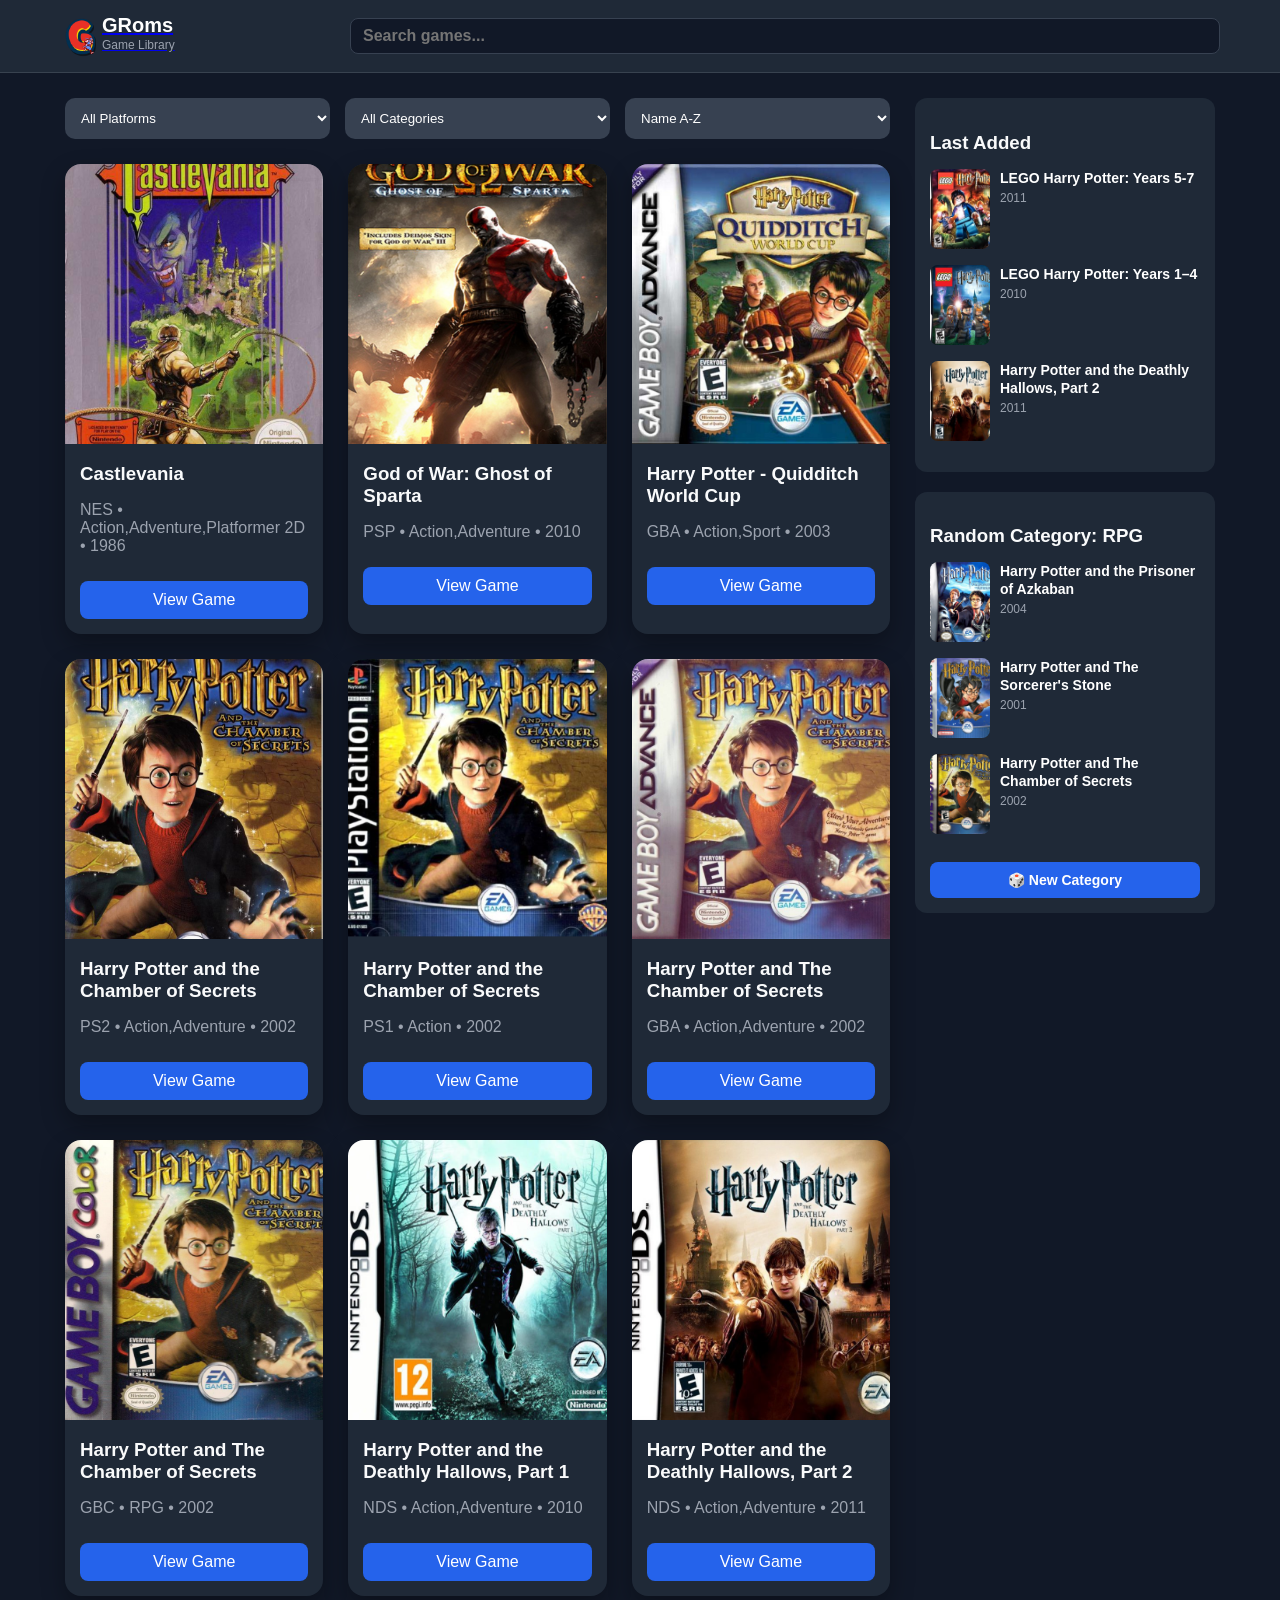
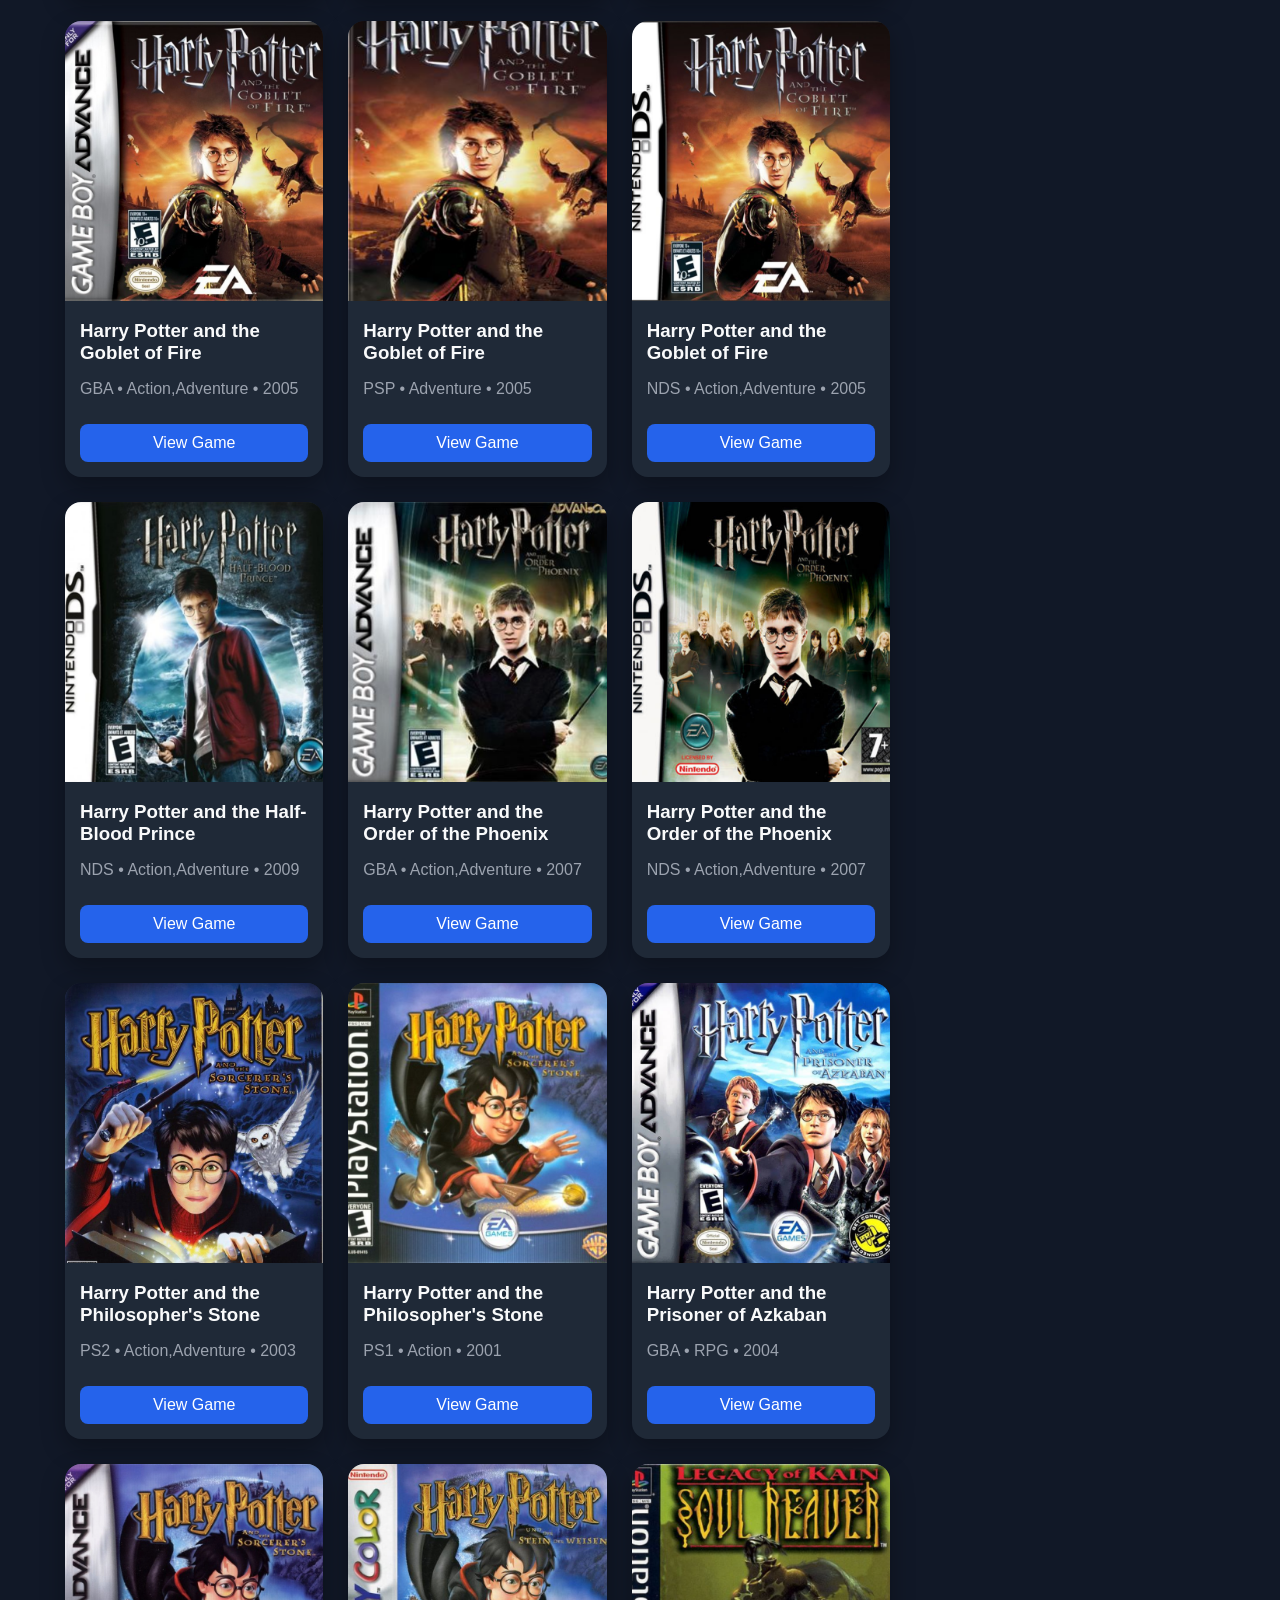
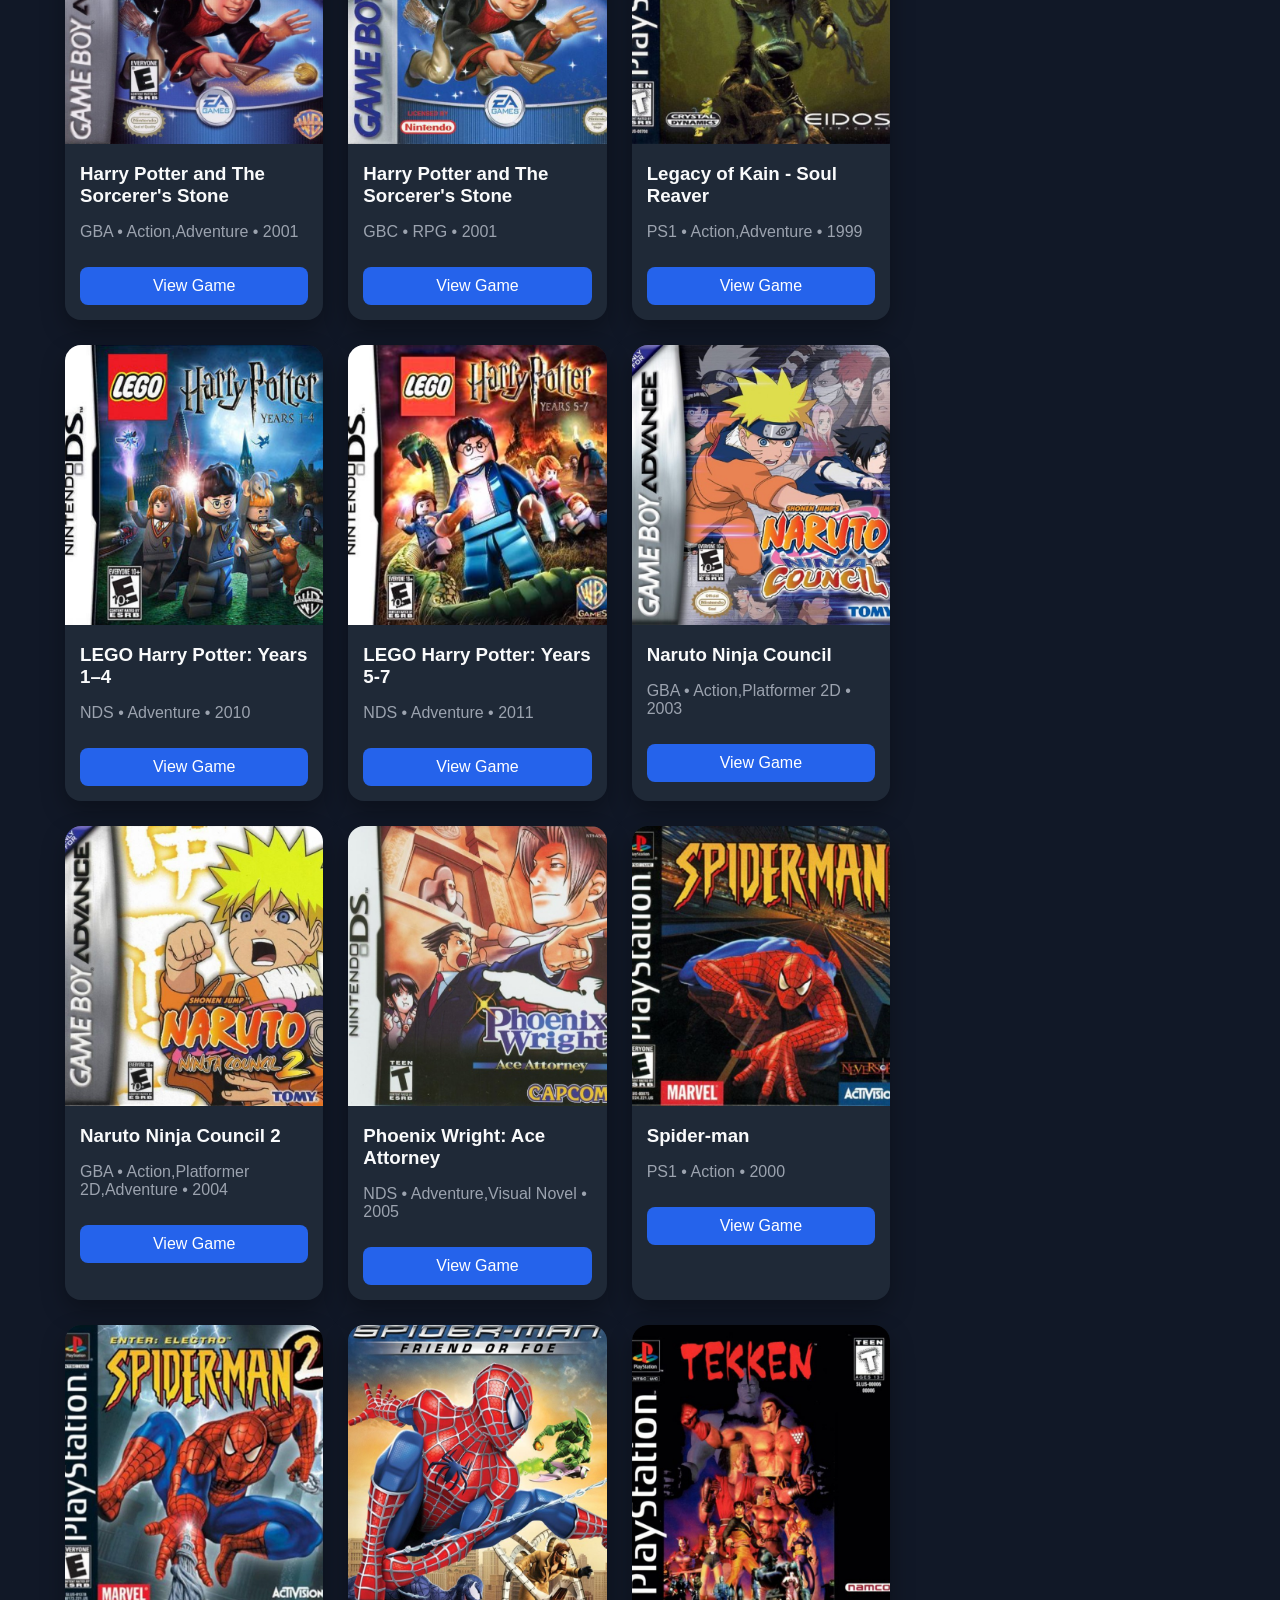
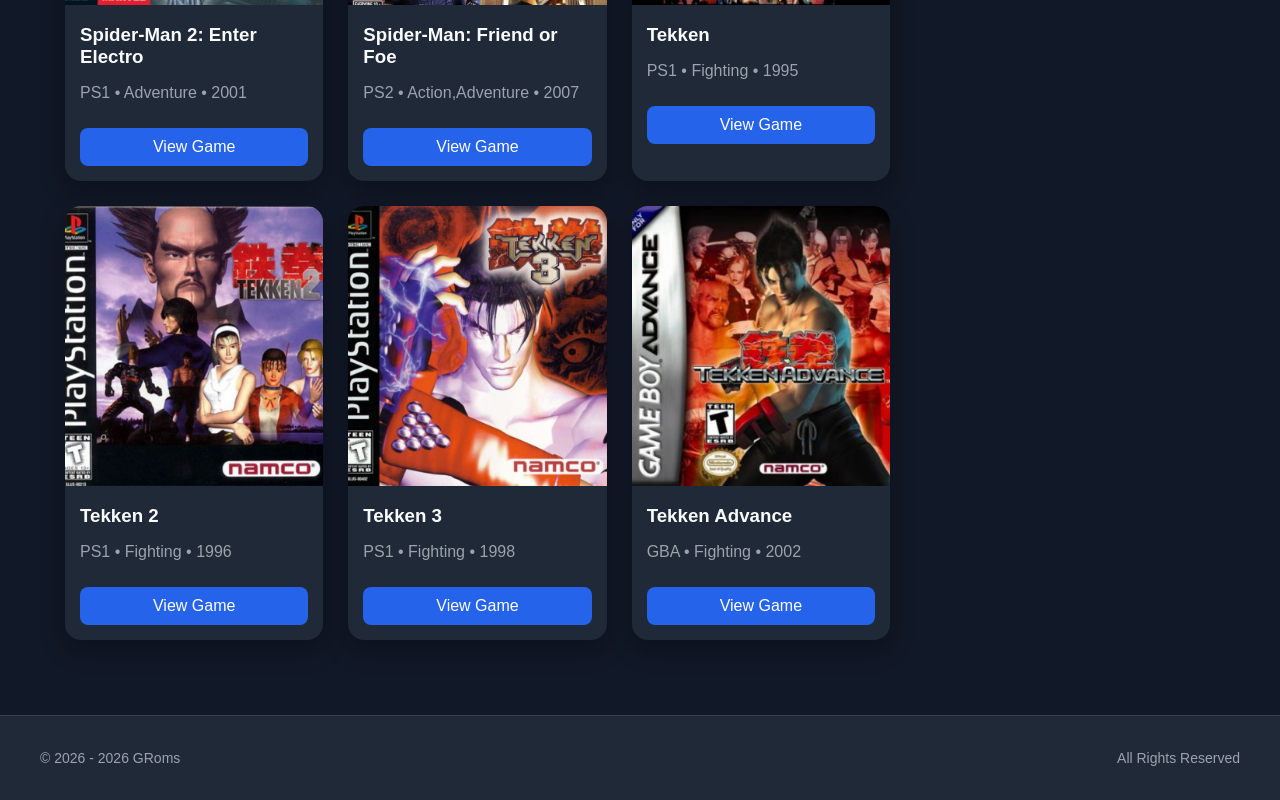
<file: index.html>
<!DOCTYPE html>
<html lang="en">
<head>
  <meta charset="UTF-8" />
  <meta name="viewport" content="width=device-width, initial-scale=1.0" />
  <link rel="icon" type="image/png" href="favicon.png">
  <title>GRoms - Your personal game download library</title>
  <link rel="stylesheet" href="css/style.css" />
</head>
<body>

<header class="header">
  <div class="header-inner">

    <div class="logo">
      <a href="index.html">
        <img src="favicon.png" alt="GRoms Logo" class="logo-img">
        <div class="logo-text">
          <h1>GRoms</h1>
          <span>Game Library</span>
        </div>
      </a>
    </div>

    <div class="search-box">
      <input type="text" id="searchInput" placeholder="Search games...">
      <div id="searchInput" class="search-results"></div>
    </div>

    <!-- <nav class="nav">
      <a href="index.html" class="active">Home</a>
    </nav> -->

  </div>
</header>

<main class="container layout">

  <section class="main-content">

    <div class="filters">
      <!-- <input id="searchInput" type="text" placeholder="Search games..." /> -->

      <select id="platformFilter">
        <option value="">All Platforms</option>
      </select>

      <select id="categoryFilter">
        <option value="">All Categories</option>
      </select>


      <select id="sortSelect">
        <option value="az">Name A-Z</option>
        <option value="za">Name Z-A</option>
        <option value="newest">Newest</option>
        <option value="oldest">Oldest</option>
      </select>
    </div>

    <div id="gamesGrid" class="games-grid"></div>

  </section>

  <aside class="sidebar">

    <div class="widget">
      <h3>Last Added</h3>

      <div id="lastAddedGames"></div>
    </div>

    <div class="widget">
      <h3 id="randomCategoryTitle">
        Random Category
      </h3>

      <div id="randomCategoryGames"></div>
      <button id="newCategoryBtn" class="btn">
        🎲 New Category
      </button>
    </div>

  </aside>

</main>

<footer class="footer">
  <div class="footer-content">
    <p>© 2026 - <span id="year"></span> GRoms</p>
    <p>All Rights Reserved</p>
  </div>
</footer>

<script src="js/app.js"></script>
<script>
    const year = document.getElementById("year");
            if (year) {
                year.textContent = new Date().getFullYear();
            }
</script>
</body>
</html>
</file>
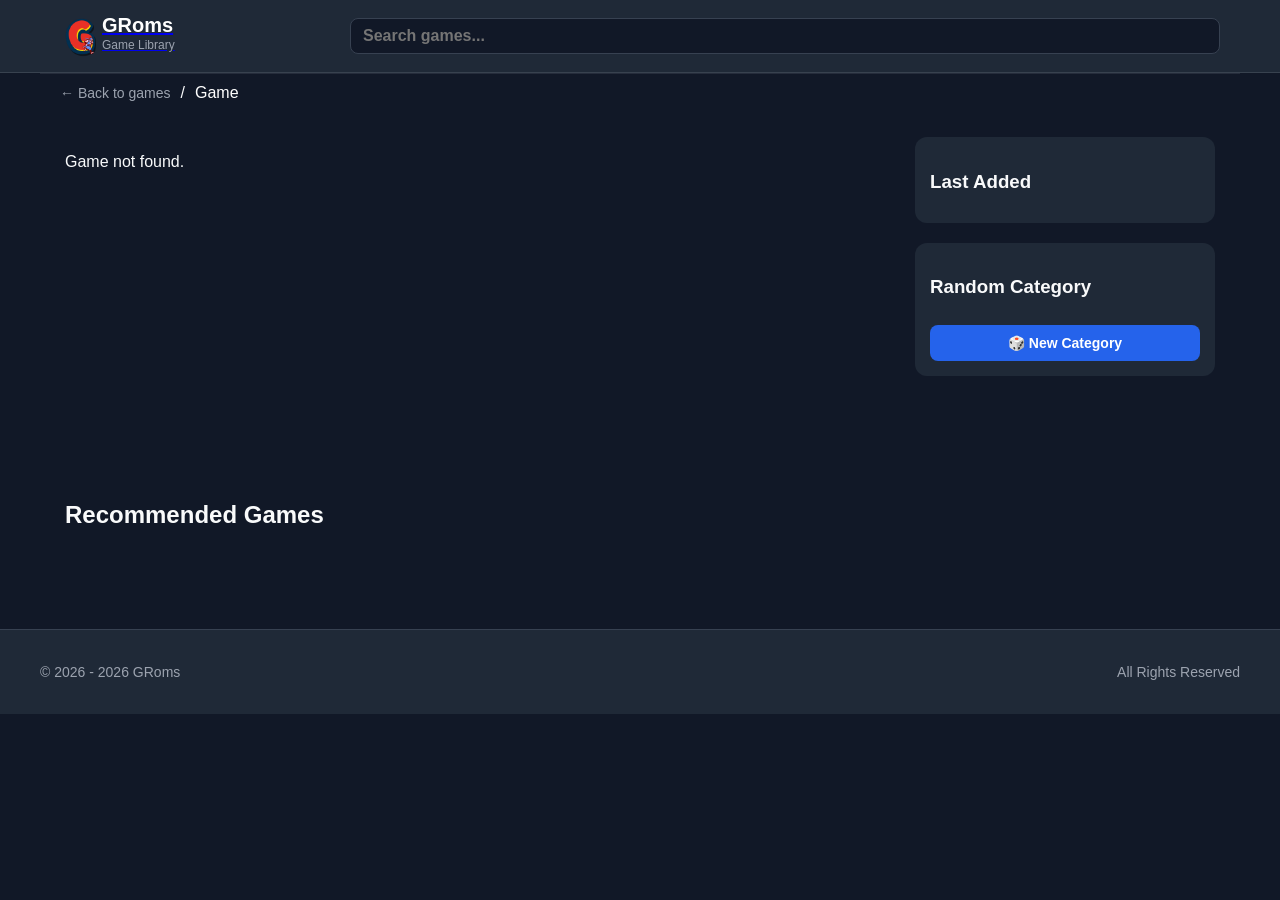
<file: game.html>
<!DOCTYPE html>
<html lang="en">
<head>
  <meta charset="UTF-8" />
  <meta name="viewport" content="width=device-width, initial-scale=1.0" />
  <link rel="icon" type="image/png" href="favicon.png">
  <title>GRoms - Game Details</title>
  <link rel="stylesheet" href="css/style.css" />
</head>
<body>

<header class="header">
  <div class="header-inner">

    <div class="logo">
      <a href="index.html">
        <img src="favicon.png" alt="GRoms Logo" class="logo-img">
        <div class="logo-text">
          <h1>GRoms</h1>
          <span>Game Library</span>
        </div>
      </a>
    </div>

    <div class="search-box">
      <input type="text" placeholder="Search games...">
    </div>
    
    <!-- <nav class="nav">
      <a href="index.html">Home</a>
    </nav> -->

  </div>
</header>


  <!-- GAME CONTEXT BAR -->
  <div class="game-bar">
    <a class="back-link" href="index.html">
      ← Back to games 
    </a>
    <span> / </span>
    <p id="gameTitle"> Game</p>
  </div>

<main class="container layout">
    <section class="main-content">
        <div id="gameDetails"></div>
    </section>

    <aside class="sidebar">
        <div class="widget">
            <h3>Last Added</h3>
            <div id="lastAddedGames"></div>
        </div>
        <div class="widget">
            <h3 id="randomCategoryTitle">
                Random Category
            </h3>
            <div id="randomCategoryGames"></div>
            <button id="newCategoryBtn" class="btn">
                🎲 New Category
            </button>
        </div>
    </aside>
    
  <section class="recommended-section">
    <h2>Recommended Games</h2>
    <div id="recommendedGames" class="games-grid"></div>
  </section>

</main>

<div id="lightbox" class="lightbox">
  <span id="closeLightbox">&times;</span>
  <button id="prevImage" class="lightbox-btn prev-btn">
    ❮
  </button>
  <img id="lightboxImage" class="lightbox-image">
  <button id="nextImage" class="lightbox-btn next-btn">
    ❯
  </button>
</div>

<footer class="footer">
  <div class="footer-content">
    <p>© 2026 - <span id="year"></span> GRoms</p>
    <p>All Rights Reserved</p>
  </div>
</footer>

<script src="js/game.js"></script>
<script>
    const year = document.getElementById("year");
            if (year) {
                year.textContent = new Date().getFullYear();
            }
</script>
</body>
</html>
</file>
<file: css/style.css>
* {
  box-sizing: border-box;
}

body {
  margin: 0;
  font-family: Arial, sans-serif;
  background: #111827;
  color: #f9fafb;
}

/* .header {
  text-align: center;
  padding: 30px 15px;
  background: #1f2937;
} */

/* .header h1 {
  margin: 0;
  font-size: 36px;
}

.header p {
  color: #9ca3af;
} */

/* HEADER */
.header {
  background: #1f2937;
  border-bottom: 1px solid rgba(156, 163, 175, 0.2);
  position: sticky;
  top: 0;
  z-index: 1000;
}

.header-inner {
  max-width: 1200px;
  margin: auto;
  padding: 15px 20px;

  display: flex;
  align-items: center;
  justify-content: space-between;
  gap: 20px;
}

.logo {
  display: flex;
  align-items: center;
  gap: 10px;
}

.logo a{
  display: flex;
}

/* your 512x512 image */
.logo-img {
  width: 42px;
  height: 42px;
  border-radius: 5px;
  object-fit: cover;
}
.logo-img:hover {
  transform: scale(1.05);
  transition: 0.2s;
}

/* text part */
.logo-text h1 {
  margin: 0;
  font-size: 20px;
  color: #ffffff;
  line-height: 1;
}

.logo-text span {
  font-size: 12px;
  color: #9ca3af;
}

/* NAV */
.nav a {
  position: relative;
  color: #9ca3af;
  text-decoration: none;
  font-size: 16px;
  transition: 0.2s;
}

/* hover */
.nav a:hover {
  color: #ffffff;
  box-shadow: 0 2px 8px rgba(255,255,255,0.2);
}

/* active page */
.nav a.active {
  color: #ffffff;
}


/* SEARCH */
.search-box input {
  background: #111827;
  border: 1px solid #374151;
  padding: 8px 12px;
  border-radius: 8px;
  color: #ffffff;
  outline: none;
  width: 100%;
  transition: 0.5s;
  font-size: 16px;
  font-weight: 600;
}

.search-box input:focus {
  border-color: #9ca3af;
}


.search-box {
  position: relative;
  width: 75%;
}

.search-results {
  position: absolute;
  top: 40px;
  left: 0;
  right: 0;

  background: #1f2937;
  border: 1px solid #374151;
  border-radius: 8px;

  max-height: 300px;
  overflow-y: auto;

  display: none;
  z-index: 999;
}

.search-item {
  padding: 10px;
  cursor: pointer;
  color: #9ca3af;
  display: flex;
  gap: 10px;
  align-items: center;
}

.search-item:hover {
  background: #111827;
  color: #ffffff;
}

.search-item img {
  width: 30px;
  height: 40px;
  object-fit: cover;
  border-radius: 4px;
}


.game-bar {
  max-width: 1200px;
  margin: auto;
  padding: 10px 20px;

  display: flex;
  align-items: center;
  justify-content: flex-start;

  border-top: 1px solid rgba(156, 163, 175, 0.15);
}

/* game title */
#gameTitle {
  margin: 0;
  font-size: 16px;
  color: #ffffff;
  font-weight: 500;
}

.game-bar span {
  margin: 0 10px;
}
/* back button */
.back-link {
  color: #9ca3af;
  text-decoration: none;
  font-size: 14px;
  transition: 0.2s;
}

.back-link:hover {
  color: #ffffff;
}

.container {
  max-width: 1200px;
  margin: auto;
  padding: 25px;
}

.filters {
  display: grid;
  grid-template-columns: 1fr 1fr 1fr;
  gap: 15px;
  margin-bottom: 25px;
}

input,
select {
  padding: 12px;
  border: none;
  border-radius: 10px;
  background: #374151;
  color: white;
}

.games-grid {
  display: grid;
  grid-template-columns: repeat(auto-fill, minmax(220px, 1fr));
  gap: 25px;
}

.game-card {
  background: #1f2937;
  border-radius: 16px;
  overflow: hidden;
  box-shadow: 0 10px 25px rgba(0,0,0,0.3);
  transition: 0.2s;
}

.game-card:hover {
  transform: translateY(-5px);
}

.game-card img {
  width: 100%;
  height: 280px;
  object-fit: cover;
}

.game-card-content {
  padding: 15px;
}

.game-card h3 {
  margin: 0 0 8px;
}

.game-card p {
  color: #9ca3af;
}

.btn {
  display: inline-block;
  margin-top: 10px;
  padding: 10px 14px;
  background: #2563eb;
  color: white;
  border-radius: 8px;
  text-decoration: none;
  width: 100%;
  text-align: center;
}

.game-detail {
  background: #1f2937;
  padding: 25px;
  border-radius: 18px;
}

.cover {
  width: 100%;
  max-width: 350px;
  border-radius: 16px;
}

.info {
  color: #d1d5db;
}

.gallery {
  display: flex;
  gap: 15px;
  flex-wrap: wrap;
  margin-top: 20px;
}

.gallery img {
  width: 180px;
  height: 110px;
  object-fit: cover;
  border-radius: 10px;
}

.trailer {
  margin-top: 25px;
  width: 100%;
  height: 550px;
  border: none;
  border-radius: 16px;
}

.download-box {
  margin-top: 25px;
  padding: 20px;
  background: #111827;
  border-radius: 14px;
}

@media (max-width: 768px) {
  .filters {
    grid-template-columns: 1fr;
  }

  .trailer {
    height: 250px;
  }

  .header-inner{
    flex-direction: row;
  }

  .search-box{
    width: 100%;
  }

  .logo-text span{
    display: ruby-text;
  }

  .gallery {    
    flex-direction: row;
    justify-content: center;
  }
}

.game-layout {
  display: flex;
  gap: 40px;
  align-items: flex-start;
}

.left-side {
  width: 350px;
  flex-shrink: 0;
}

.right-side {
  flex: 1;
}

.info-box {
  background: #111827;
  padding: 0;
  border-radius: 12px;
  margin-bottom: 20px;
}

.description {
  margin-bottom: 25px;
}

.gallery-section {
  margin-top: 5px;
  padding: 20px;
}

.trailer-section {
  margin-top: 5px;
  padding: 20px;
}

.gallery {
  display: flex;
  gap: 15px;
  flex-wrap: wrap;
}

.gallery img {
  width: 250px;
  height: 150px;
  object-fit: cover;
  border-radius: 10px;
}

.download-info{
  display: flex;
  gap: 15px;
}

.download-box {
  background: #111827;
  padding: 20px;
  border-radius: 12px;
  margin-top: 5px;
}

.download-box select {
  margin-right: 10px;
}

@media (max-width: 900px) {
  .game-layout {
    flex-direction: column;
  }

  .left-side {
    width: 100%;
  }

  .cover {
    width: 100%;
    max-width: 350px;
  }
}

.footer {
  margin-top: 50px;
  padding: 20px;
  background: #1f2937;
  border-top: 1px solid #374151;
}

.footer-content {
  max-width: 1200px;
  margin: auto;

  display: flex;
  justify-content: space-between;
  align-items: center;

  color: #9ca3af;
  font-size: 14px;
}

.recommended-section {
  margin-top: 60px;
}

.recommended-section h2 {
  margin-bottom: 25px;
}

.lightbox {
  position: fixed;
  inset: 0;

  background: rgba(0,0,0,0.92);

  display: none;

  justify-content: center;
  align-items: center;

  z-index: 9999;
}

.lightbox-image {
  max-width: 90%;
  max-height: 90%;

  border-radius: 14px;

  box-shadow: 0 0 30px rgba(0,0,0,0.5);
}

#closeLightbox {
  position: absolute;

  top: 25px;
  right: 35px;

  color: white;

  font-size: 50px;

  cursor: pointer;
}

.gallery img {
  cursor: pointer;

  transition: 0.2s;
}

.gallery img:hover {
  transform: scale(1.05);
}

.lightbox-btn {
  position: absolute;

  top: 50%;
  transform: translateY(-50%);

  background: rgba(255,255,255,0.1);

  border: none;

  color: white;

  font-size: 40px;

  width: 60px;
  height: 60px;

  border-radius: 50%;

  cursor: pointer;

  transition: 0.2s;
}

.lightbox-btn:hover {
  background: rgba(255,255,255,0.2);
}

.prev-btn {
  left: 30px;
}

.next-btn {
  right: 30px;
}

.layout {
  display: grid;
  grid-template-columns: 1fr 300px;
  gap: 25px;
}

.main-content {
  min-width: 0;
}

.sidebar {
  position: sticky;
  top: 20px;
  height: fit-content;
}

.widget {
  background: #1f2937;
  border-radius: 12px;
  padding: 15px;
  margin-bottom: 20px;
}

.widget h3 {
  margin-bottom: 15px;
}

.sidebar-game {
  display: flex;
  gap: 10px;
  margin-bottom: 12px;
}

.sidebar-game img {
  width: 60px;
  height: 80px;
  object-fit: cover;
  border-radius: 8px;
}

.sidebar-game-info {
  flex: 1;
}

.sidebar-game-info a {
  color: #fff;
  text-decoration: none;
  font-size: 14px;
  font-weight: 600;
}

.sidebar-game-info p {
  color: #9ca3af;
  font-size: 12px;
  margin-top: 4px;
}

.btn#newCategoryBtn {
    width: 100%;
    margin-top: 12px;
    padding: 10px 15px;

    background: #2563eb;
    color: white;

    border: none;
    border-radius: 8px;

    font-size: 14px;
    font-weight: 600;

    cursor: pointer;

    transition: 0.2s ease;
}

.btn#newCategoryBtn:hover {
    background: #1d4ed8;
}

.btn#newCategoryBtn:active {
    transform: scale(0.98);
}

@media (max-width: 640px) {
  .layout{
    grid-template-columns: 1fr;
  }
}
</file>
